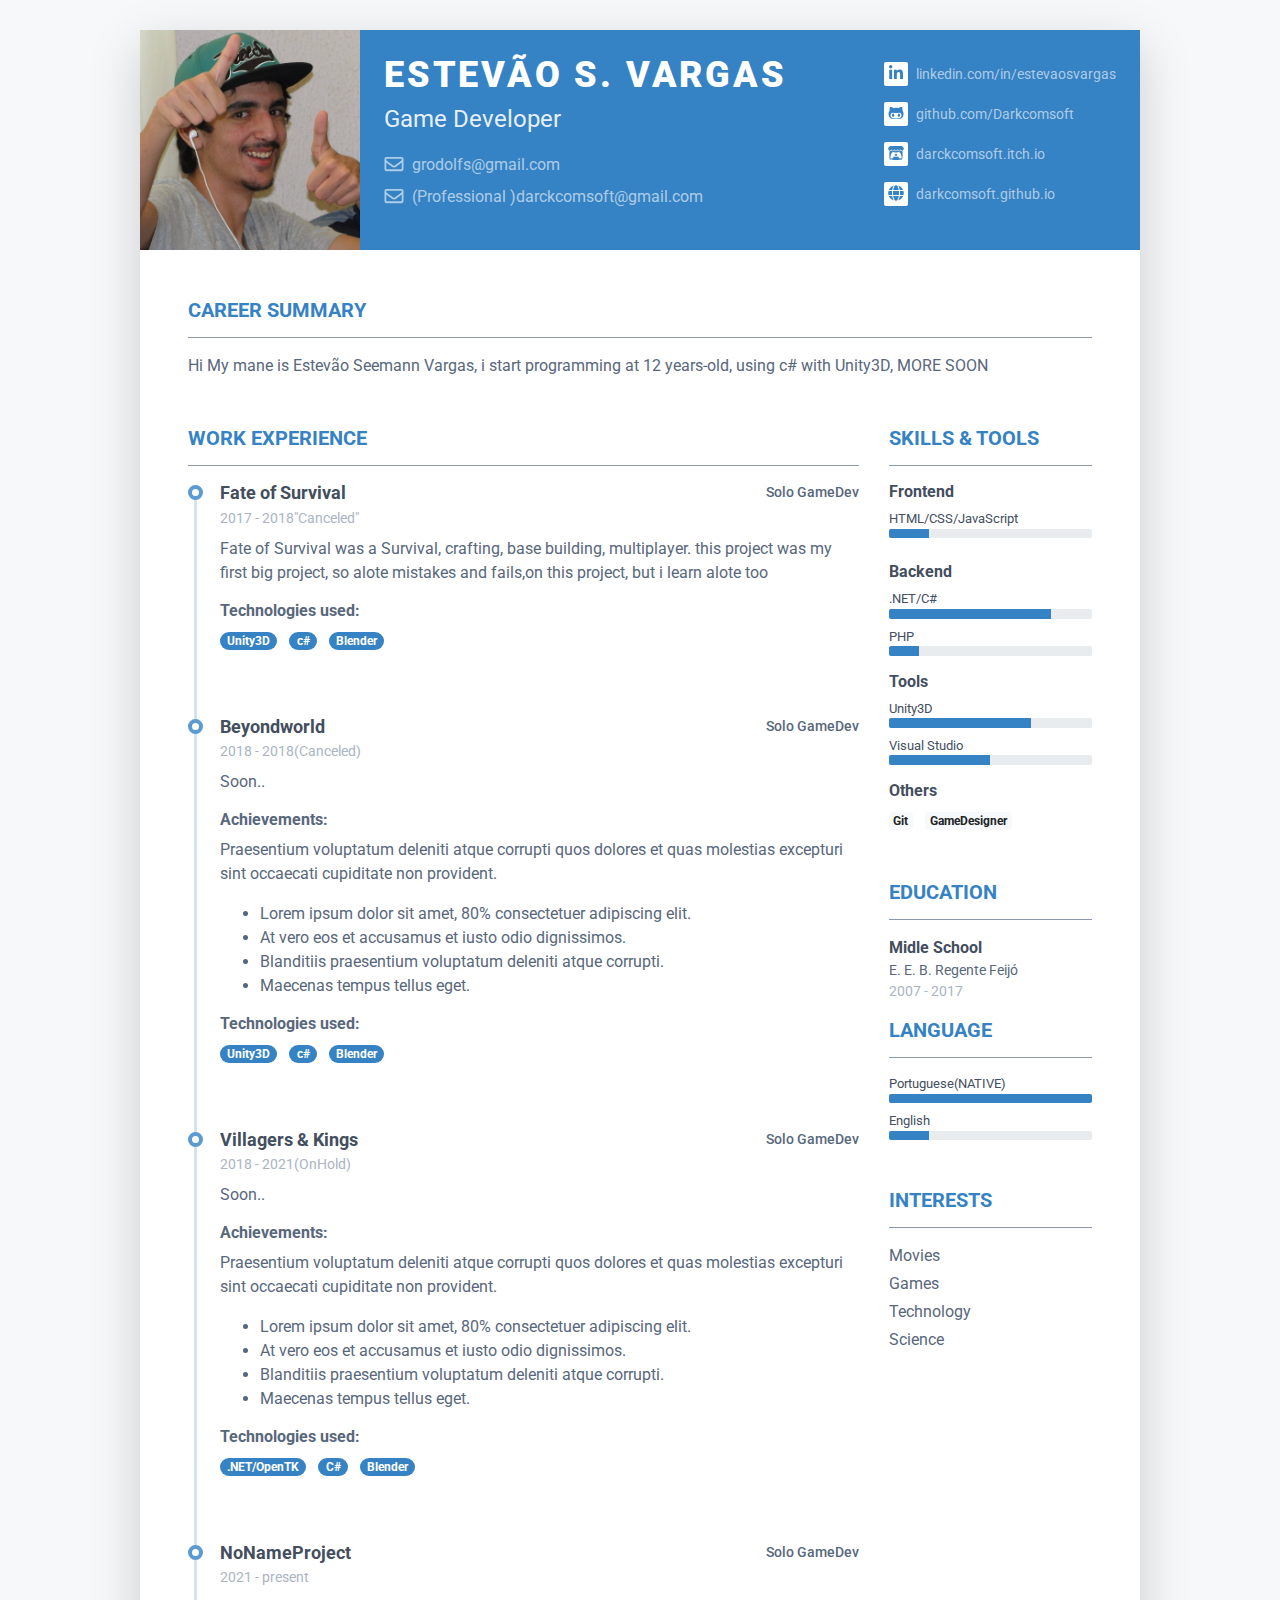
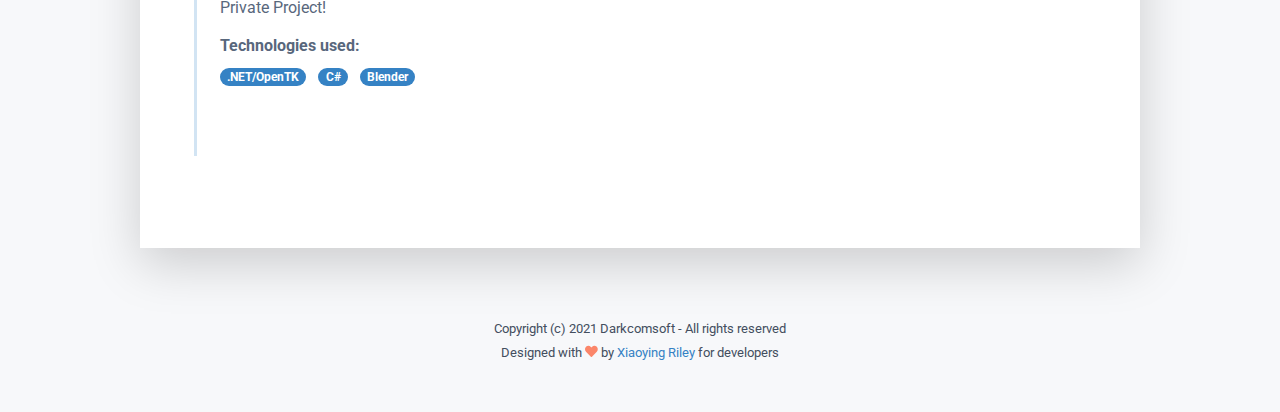
<file: pt-br/index.html>
<!DOCTYPE html>
<html lang="en"> 
<head>
    <title>Pillar - Bootstrap 4 Resume/CV Template for Developers</title>
    
    <!-- Meta -->
    <meta charset="utf-8">
    <meta http-equiv="X-UA-Compatible" content="IE=edge">
    <meta name="viewport" content="width=device-width, initial-scale=1.0">
    <meta name="description" content="Responsive Resume Template">
    <meta name="author" content="Xiaoying Riley at 3rd Wave Media">    
    <link rel="shortcut icon" href="favicon.ico"> 
    
    <!-- Google Font -->
    <link href="https://fonts.googleapis.com/css?family=Roboto:300,400,500,700,900" rel="stylesheet">
    
    <!-- FontAwesome JS-->
	<script defer src="assets/fontawesome/js/all.min.js"></script>
       
    <!-- Theme CSS -->  
    <link id="theme-style" rel="stylesheet" href="assets/css/pillar-2.css">

</head> 

<body>	
    <article class="resume-wrapper text-center position-relative">
	    <div class="resume-wrapper-inner mx-auto text-left bg-white shadow-lg">
		    <header class="resume-header pt-4 pt-md-0">
			    <div class="media flex-column flex-md-row">
				    <img class="mr-3 img-fluid picture mx-auto" src="assets/images/profile.jpg" alt="">
				    <div class="media-body p-4 d-flex flex-column flex-md-row mx-auto mx-lg-0">
					    <div class="primary-info">
						    <h1 class="name mt-0 mb-1 text-white text-uppercase text-uppercase">Estevão S. Vargas</h1>
						    <div class="title mb-3">Game Developer</div>
						    <ul class="list-unstyled">
							    <li class="mb-2"><a href="mailto:grodolfs@gmail.com"><i class="far fa-envelope fa-fw mr-2" data-fa-transform="grow-3"></i>grodolfs@gmail.com</a></li>
								<li class="mb-2"><a href="mailto:darckcomsoft@gmail.com"><i class="far fa-envelope fa-fw mr-2" data-fa-transform="grow-3"></i>(Professional )darckcomsoft@gmail.com</a></li>
							    <!--<li><a href="#"><i class="fas fa-mobile-alt fa-fw mr-2" data-fa-transform="grow-6"></i>0123 456 78900</a></li>-->
						    </ul>
					    </div><!--//primary-info-->
					    <div class="secondary-info ml-md-auto mt-2">
						    <ul class="resume-social list-unstyled">
				                <li class="mb-3"><a href="https://www.linkedin.com/in/estevaosvargas/"><span class="fa-container text-center mr-2"><i class="fab fa-linkedin-in fa-fw"></i></span>linkedin.com/in/estevaosvargas</a></li>
				                <li class="mb-3"><a href="https://github.com/Darkcomsoft"><span class="fa-container text-center mr-2"><i class="fab fa-github-alt fa-fw"></i></span>github.com/Darkcomsoft</a></li>
				                <li class="mb-3"><a href="https://darckcomsoft.itch.io/"><span class="fa-container text-center mr-2"><i class="fab fa-itch-io fa-fw"></i></span>darckcomsoft.itch.io</a></li>
				                <li><a href="/"><span class="fa-container text-center mr-2"><i class="fas fa-globe"></i></span>darkcomsoft.github.io</a></li>
						    </ul>
					    </div><!--//secondary-info-->
					    
				    </div><!--//media-body-->
			    </div><!--//media-->
		    </header>
		    <div class="resume-body p-5">
			    <section class="resume-section summary-section mb-5">
				    <h2 class="resume-section-title text-uppercase font-weight-bold pb-3 mb-3">Career Summary</h2>
				    <div class="resume-section-content">
					    <p class="mb-0">Hi My mane is Estevão Seemann Vargas, i start programming at 12 years-old, using c# with Unity3D, MORE SOON</p>
				    </div>
			    </section><!--//summary-section-->
			    <div class="row">
				    <div class="col-lg-9">
					    <section class="resume-section experience-section mb-5">
						    <h2 class="resume-section-title text-uppercase font-weight-bold pb-3 mb-3">Work Experience</h2>
						    <div class="resume-section-content">
							    <div class="resume-timeline position-relative">
								    <article class="resume-timeline-item position-relative pb-5">
									    
									    <div class="resume-timeline-item-header mb-2">
										    <div class="d-flex flex-column flex-md-row">
										        <h3 class="resume-position-title font-weight-bold mb-1">Fate of Survival</h3>
										        <div class="resume-company-name ml-auto">Solo GameDev</div>
										    </div><!--//row-->
										    <div class="resume-position-time">2017 - 2018"Canceled"</div>
									    </div><!--//resume-timeline-item-header-->
									    <div class="resume-timeline-item-desc">
										    <p>Fate of Survival was a Survival, crafting, base building, multiplayer. this project was my first big project, so alote mistakes and fails,on this project, but i learn alote too</p>
										    <h4 class="resume-timeline-item-desc-heading font-weight-bold">Technologies used:</h4>
										    <ul class="list-inline">
											    <li class="list-inline-item"><span class="badge badge-primary badge-pill">Unity3D</span></li>
											    <li class="list-inline-item"><span class="badge badge-primary badge-pill">c#</span></li>
											    <li class="list-inline-item"><span class="badge badge-primary badge-pill">Blender</span></li>
										    </ul>
									    </div><!--//resume-timeline-item-desc-->

								    </article><!--//resume-timeline-item-->
								    
									<article class="resume-timeline-item position-relative pb-5">
									    
									    <div class="resume-timeline-item-header mb-2">
										    <div class="d-flex flex-column flex-md-row">
										        <h3 class="resume-position-title font-weight-bold mb-1">Beyondworld</h3>
										        <div class="resume-company-name ml-auto">Solo GameDev</div>
										    </div><!--//row-->
										    <div class="resume-position-time">2018 - 2018(Canceled)</div>
									    </div><!--//resume-timeline-item-header-->
									    <div class="resume-timeline-item-desc">
										    <p>Soon..</p>
										    <h4 class="resume-timeline-item-desc-heading font-weight-bold">Achievements:</h4>
										    <p>Praesentium voluptatum deleniti atque corrupti quos dolores et quas molestias excepturi sint occaecati cupiditate non provident.</p>
										    <ul>
											    <li>Lorem ipsum dolor sit amet, 80% consectetuer adipiscing elit.</li>
											    <li>At vero eos et accusamus et iusto odio dignissimos.</li>
											    <li>Blanditiis praesentium voluptatum deleniti atque corrupti.</li>
											    <li>Maecenas tempus tellus eget.</li>
										    </ul>
										    <h4 class="resume-timeline-item-desc-heading font-weight-bold">Technologies used:</h4>
										    <ul class="list-inline">
											    <li class="list-inline-item"><span class="badge badge-primary badge-pill">Unity3D</span></li>
											    <li class="list-inline-item"><span class="badge badge-primary badge-pill">c#</span></li>
											    <li class="list-inline-item"><span class="badge badge-primary badge-pill">Blender</span></li>
										    </ul>
									    </div><!--//resume-timeline-item-desc-->

								    </article><!--//resume-timeline-item-->
									
									<article class="resume-timeline-item position-relative pb-5">
									    
									    <div class="resume-timeline-item-header mb-2">
										    <div class="d-flex flex-column flex-md-row">
										        <h3 class="resume-position-title font-weight-bold mb-1">Villagers & Kings</h3>
										        <div class="resume-company-name ml-auto">Solo GameDev</div>
										    </div><!--//row-->
										    <div class="resume-position-time">2018 - 2021(OnHold)</div>
									    </div><!--//resume-timeline-item-header-->
									    <div class="resume-timeline-item-desc">
										    <p>Soon..</p>
										    <h4 class="resume-timeline-item-desc-heading font-weight-bold">Achievements:</h4>
										    <p>Praesentium voluptatum deleniti atque corrupti quos dolores et quas molestias excepturi sint occaecati cupiditate non provident.</p>
										    <ul>
											    <li>Lorem ipsum dolor sit amet, 80% consectetuer adipiscing elit.</li>
											    <li>At vero eos et accusamus et iusto odio dignissimos.</li>
											    <li>Blanditiis praesentium voluptatum deleniti atque corrupti.</li>
											    <li>Maecenas tempus tellus eget.</li>
										    </ul>
										    <h4 class="resume-timeline-item-desc-heading font-weight-bold">Technologies used:</h4>
										    <ul class="list-inline">
											    <li class="list-inline-item"><span class="badge badge-primary badge-pill">.NET/OpenTK</span></li>
											    <li class="list-inline-item"><span class="badge badge-primary badge-pill">C#</span></li>
											    <li class="list-inline-item"><span class="badge badge-primary badge-pill">Blender</span></li>
										    </ul>
									    </div><!--//resume-timeline-item-desc-->

								    </article><!--//resume-timeline-item-->

									<article class="resume-timeline-item position-relative pb-5">
									    
									    <div class="resume-timeline-item-header mb-2">
										    <div class="d-flex flex-column flex-md-row">
										        <h3 class="resume-position-title font-weight-bold mb-1">NoNameProject</h3>
										        <div class="resume-company-name ml-auto">Solo GameDev</div>
										    </div><!--//row-->
										    <div class="resume-position-time">2021 - present</div>
									    </div><!--//resume-timeline-item-header-->
									    <div class="resume-timeline-item-desc">
										    <p>Private Project!</p>
										    <h4 class="resume-timeline-item-desc-heading font-weight-bold">Technologies used:</h4>
										    <ul class="list-inline">
											    <li class="list-inline-item"><span class="badge badge-primary badge-pill">.NET/OpenTK</span></li>
											    <li class="list-inline-item"><span class="badge badge-primary badge-pill">C#</span></li>
											    <li class="list-inline-item"><span class="badge badge-primary badge-pill">Blender</span></li>
										    </ul>
									    </div><!--//resume-timeline-item-desc-->

								    </article><!--//resume-timeline-item-->
									
							    </div><!--//resume-timeline-->

						    </div>
					    </section><!--//experience-section-->
				    </div>
				    <div class="col-lg-3">
					    <section class="resume-section skills-section mb-5">
						    <h2 class="resume-section-title text-uppercase font-weight-bold pb-3 mb-3">Skills &amp; Tools</h2>
						    <div class="resume-section-content">
						        <div class="resume-skill-item">
							        <h4 class="resume-skills-cat font-weight-bold">Frontend</h4>
							        <ul class="list-unstyled mb-4">
								        <li class="mb-2">
								            <div class="resume-skill-name">HTML/CSS/JavaScript</div>
									        <div class="progress resume-progress">
											    <div class="progress-bar theme-progress-bar-dark" role="progressbar" style="width: 20%" aria-valuenow="25" aria-valuemin="0" aria-valuemax="100"></div>
											</div>
								        </li>
							        </ul>
						        </div><!--//resume-skill-item-->
						        
						        <div class="resume-skill-item">
						            <h4 class="resume-skills-cat font-weight-bold">Backend</h4>
							        <ul class="list-unstyled">
								        <li class="mb-2">
								            <div class="resume-skill-name">.NET/C#</div>
									        <div class="progress resume-progress">
											    <div class="progress-bar theme-progress-bar-dark" role="progressbar" style="width: 80%" aria-valuenow="25" aria-valuemin="0" aria-valuemax="100"></div>
											</div>
								        </li>
								        <li class="mb-2">
								            <div class="resume-skill-name">PHP</div>
									        <div class="progress resume-progress">
											    <div class="progress-bar theme-progress-bar-dark" role="progressbar" style="width: 15%" aria-valuenow="25" aria-valuemin="0" aria-valuemax="100"></div>
											</div>
								        </li>
							        </ul>
						        </div><!--//resume-skill-item-->
								
								<div class="resume-skill-item">
						            <h4 class="resume-skills-cat font-weight-bold">Tools</h4>
							        <ul class="list-unstyled">
								        <li class="mb-2">
								            <div class="resume-skill-name">Unity3D</div>
									        <div class="progress resume-progress">
											    <div class="progress-bar theme-progress-bar-dark" role="progressbar" style="width: 70%" aria-valuenow="25" aria-valuemin="0" aria-valuemax="100"></div>
											</div>
								        </li>
								        <li class="mb-2">
								            <div class="resume-skill-name">Visual Studio</div>
									        <div class="progress resume-progress">
											    <div class="progress-bar theme-progress-bar-dark" role="progressbar" style="width: 50%" aria-valuenow="25" aria-valuemin="0" aria-valuemax="100"></div>
											</div>
								        </li>
							        </ul>
						        </div><!--//resume-skill-item-->
						        
						        <div class="resume-skill-item">
						            <h4 class="resume-skills-cat font-weight-bold">Others</h4>
						            <ul class="list-inline">
							            <li class="list-inline-item"><span class="badge badge-light">Git</span></li>
							            <li class="list-inline-item"><span class="badge badge-light">GameDesigner</span></li>
						            </ul>
						        </div><!--//resume-skill-item-->
						    </div><!--resume-section-content-->
					    </section><!--//skills-section-->
					    <section class="resume-section education-section mb-5">
						    <h2 class="resume-section-title text-uppercase font-weight-bold pb-3 mb-3">Education</h2>
						    <div class="resume-section-content">
							    <ul class="list-unstyled">
								    <li class="mb-2">
								        <div class="resume-degree font-weight-bold">Midle School</div>
								        <div class="resume-degree-org">E. E. B. Regente Feijó</div>
								        <div class="resume-degree-time">2007 - 2017</div>
								    </li>
							    </ul>
						    </div>
					    <!--</section>
							<section class="resume-section reference-section mb-5">
						    <h2 class="resume-section-title text-uppercase font-weight-bold pb-3 mb-3">Awards</h2>
						    <div class="resume-section-content">
							    <ul class="list-unstyled resume-awards-list">
								    <li class="mb-2 pl-4 position-relative">
								        <i class="resume-award-icon fas fa-trophy position-absolute" data-fa-transform="shrink-2"></i>
								        <div class="resume-award-name">Award Name Lorem</div>
								        <div class="resume-award-desc">Award desc goes here, ultricies nec, pellentesque eu, pretium quis, sem. Nulla consequat massa quis enim. Donec pede justo.</div>
								    </li>
								    <li class="mb-0 pl-4 position-relative">
								        <i class="resume-award-icon fas fa-trophy position-absolute" data-fa-transform="shrink-2"></i>
								        <div class="resume-award-name">Award Name Ipsum</div>
								        <div class="resume-award-desc">Award desc goes here, ultricies nec, pellentesque.</div>
								    </li>
							    </ul>
						    </div>
					    </section>--><!--//interests-section-->

					    <section class="resume-section language-section mb-5">
						    <h2 class="resume-section-title text-uppercase font-weight-bold pb-3 mb-3">Language</h2>
						    <div class="resume-section-content">
							    <ul class="list-unstyled">
										<li class="mb-2">
								            <div class="resume-skill-name">Portuguese(NATIVE)</div>
									        <div class="progress resume-progress">
											    <div class="progress-bar theme-progress-bar-dark" role="progressbar" style="width: 100%" aria-valuenow="25" aria-valuemin="0" aria-valuemax="100"></div>
											</div>
								        </li>
								        <li class="mb-2">
								            <div class="resume-skill-name">English</div>
									        <div class="progress resume-progress">
											    <div class="progress-bar theme-progress-bar-dark" role="progressbar" style="width: 20%" aria-valuenow="25" aria-valuemin="0" aria-valuemax="100"></div>
											</div>
								        </li>
							        </ul>
						    </div>
					    </section><!--//language-section-->
					    <section class="resume-section interests-section mb-5">
						    <h2 class="resume-section-title text-uppercase font-weight-bold pb-3 mb-3">Interests</h2>
						    <div class="resume-section-content">
							    <ul class="list-unstyled">
								    <li class="mb-1">Movies</li>
								    <li class="mb-1">Games</li>
								    <li class="mb-1">Technology</li>
									<li class="mb-1">Science</li>
							    </ul>
						    </div>
					    </section><!--//interests-section-->
					    
				    </div>
			    </div><!--//row-->
		    </div><!--//resume-body-->
		    
		    
	    </div>
    </article>  

    
    <footer class="footer text-center pt-2 pb-5">
	    <!--/* This template is free as long as you keep the footer attribution link. If you'd like to use the template without the attribution link, you can buy the commercial license via our website: themes.3rdwavemedia.com Thank you for your support. :) */-->
        <small class="copyright">Copyright (c) 2021 Darkcomsoft - All rights reserved</small><br>
		<small class="copyright">Designed with <i id="heart" class="fas fa-heart"></i> by <a href="http://themes.3rdwavemedia.com" target="_blank">Xiaoying Riley</a> for developers</small>
    </footer>
</body>
</html>
</file>
